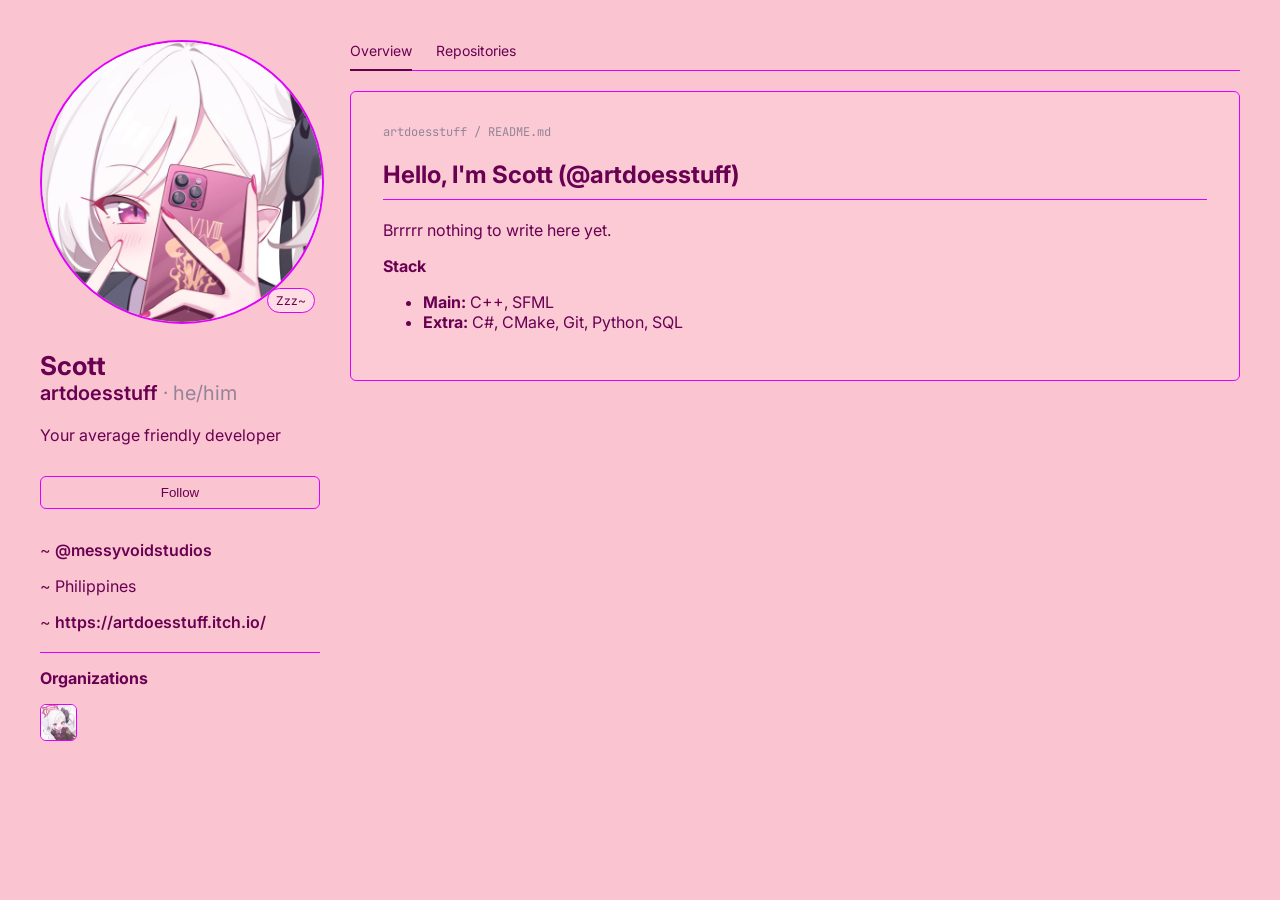
<file: docs/index.html>
<!DOCTYPE html>
<html lang="en">
<head>
    <meta charset="UTF-8">
    <meta name="viewport" content="width=device-width, initial-scale=1.0">
    <title>artdoesstuff (Scott)</title>
    <link rel="icon" href="mutsuki.png" type="image/png">
    <link rel="stylesheet" href="style.css">
    <link href="https://fonts.googleapis.com/css2?family=JetBrains+Mono:wght@400;700&family=Inter:wght@400;600&display=swap" rel="stylesheet">
</head>
<body>

    <div class="container">
        <aside class="sidebar">
            <div class="pfp-container">
                <img src="mutsuki.png" alt="Mutsuki PFP" class="pfp">
                <div class="status-badge">Zzz~</div>
            </div>
            
            <h1>Scott</h1>
            <p class="username"><a href="https://github.com/artdoesstuff" target="_blank" rel="noopener noreferrer">artdoesstuff</a> · he/him</p>
            <p class="bio">Your average friendly developer</p>
            
            <a href="https://youtube.com" target="_blank" rel="noopener noreferrer"><button class="follow-btn">Follow</button></a>

            <div class="info">
                <p>~ <a href="https://github.com/messyvoidstudios" target="_blank" rel="noopener noreferrer">@messyvoidstudios</a></p>
                <p>~ Philippines</p>
                <p>~ <a href="https://artdoesstuff.itch.io/" target="_blank" rel="noopener noreferrer">https://artdoesstuff.itch.io/</a></p>
            </div>

            <div class="organizations">
                <h3>Organizations</h3>
                <div class="org-list">
                    <a href="https://github.com/messyvoidstudios" target="_blank" rel="noopener noreferrer" class="org-link">
                        <img src="messyvoid.png" alt="Messy Void Studios" class="org-img">
                    </a>
                </div>
            </div>
        </aside>

        <main class="content">
            <nav class="tabs">
                <span class="active">Overview</span>
                <span><a href="repos/index.html" style="color: var(--text-dim); font-weight: normal; text-decoration: none;">Repositories</a></span>
            </nav>

            <section class="readme">
                <div class="readme-header">artdoesstuff / README.md</div>
                <h2>Hello, I'm Scott (@artdoesstuff)</h2>
                <p>Brrrrr nothing to write here yet.</p>
                <p>
                    <b>Stack</b><br>
                    <ul>
                        <li><b>Main: </b>C++, SFML</li>
                        <li><b>Extra: </b>C#, CMake, Git, Python, SQL</li>
                    </ul>
                </p>
            </section>
        </main>
    </div>

</body>
</html>
</file>
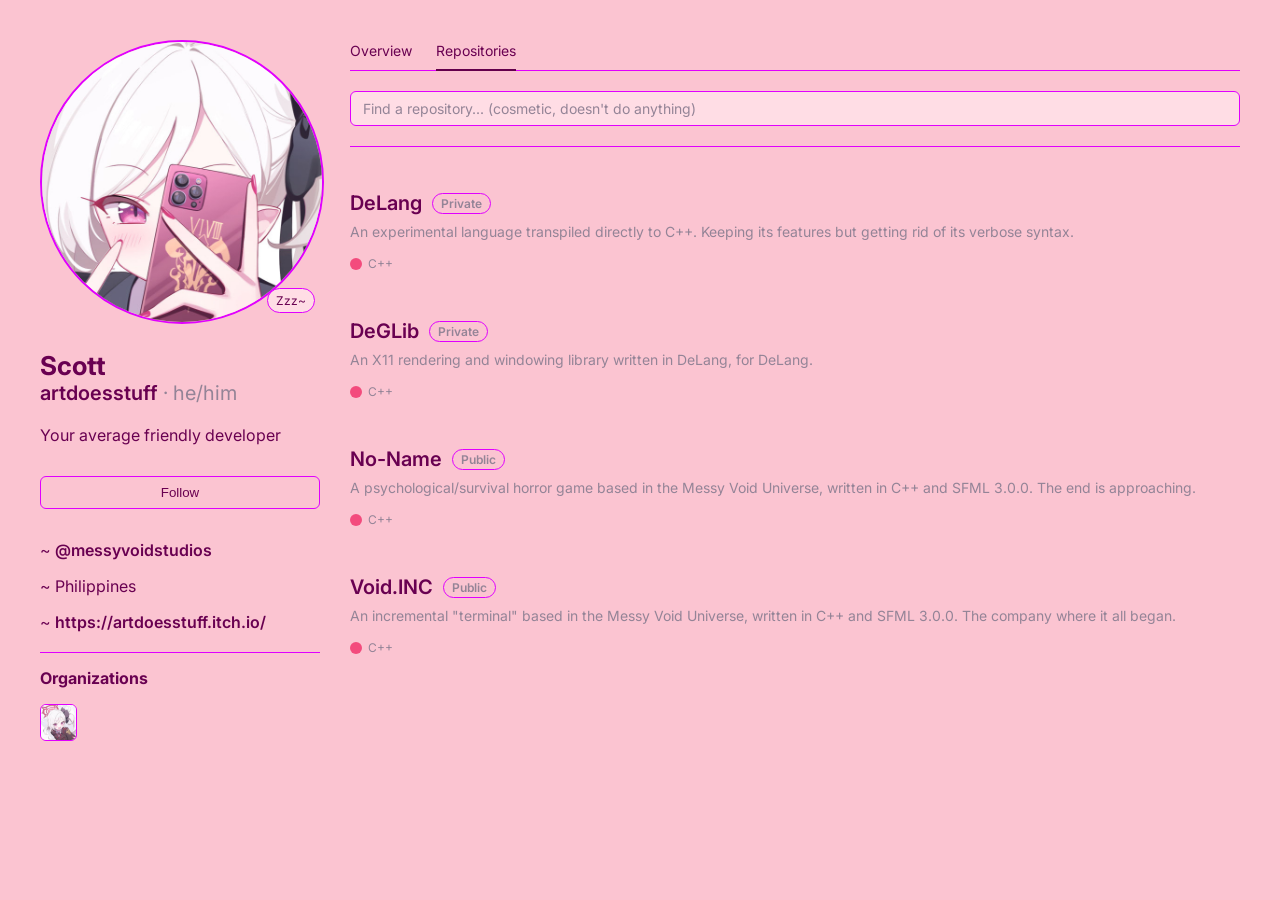
<file: docs/repos/index.html>
<!DOCTYPE html>
<html lang="en">
<head>
    <meta charset="UTF-8">
    <meta name="viewport" content="width=device-width, initial-scale=1.0">
    <title>artdoesstuff (Scott)</title>
    <link rel="icon" href="../mutsuki.png" type="image/png">
    <link rel="stylesheet" href="../style.css">
    <link href="https://fonts.googleapis.com/css2?family=JetBrains+Mono:wght@400;700&family=Inter:wght@400;600&display=swap" rel="stylesheet">
</head>
<body>

    <div class="container">
        <aside class="sidebar">
            <div class="pfp-container">
                <img src="../mutsuki.png" alt="Mutsuki PFP" class="pfp">
                <div class="status-badge">Zzz~</div>
            </div>
            
            <h1>Scott</h1>
            <p class="username"><a href="https://github.com/artdoesstuff" target="_blank" rel="noopener noreferrer">artdoesstuff</a> · he/him</p>
            <p class="bio">Your average friendly developer</p>
            
            <button class="follow-btn">Follow</button>

            <div class="info">
                <p>~ <a href="https://github.com/messyvoidstudios" target="_blank" rel="noopener noreferrer">@messyvoidstudios</a></p>
                <p>~ Philippines</p>
                <p>~ <a href="https://artdoesstuff.itch.io/" target="_blank" rel="noopener noreferrer">https://artdoesstuff.itch.io/</a></p>
            </div>

            <div class="organizations">
                <h3>Organizations</h3>
                <div class="org-list">
                    <a href="https://github.com/messyvoidstudios" target="_blank" rel="noopener noreferrer" class="org-link">
                        <img src="../messyvoid.png" alt="Messy Void Studios" class="org-img">
                    </a>
                </div>
            </div>
        </aside>

        <main class="content">
            <nav class="tabs">
                <span><a href="../index.html" style="color: var(--text-dim); font-weight: normal; text-decoration: none;">Overview</a></span>
                <span class="active">Repositories</span>
            </nav>

            <section class="repositories">
                <div class="repo-search-bar">
                    <input type="text" placeholder="Find a repository... (cosmetic, doesn't do anything)" class="repo-search">
                </div>

                <ul class="repo-list">
                    <li class="repo-item">
                        <div class="repo-title-row">
                            <h3><a href="https://github.com/artdoesstuff/DeLang" target="_blank" rel="noopener noreferrer">DeLang</a></h3>
                            <span class="badge">Private</span>
                        </div>
                        <p class="repo-desc">An experimental language transpiled directly to C++. Keeping its features but getting rid of its verbose syntax.</p>
                        <div class="repo-meta">
                            <span class="repo-meta-item">
                                <span class="lang-color" style="background-color: #f34b7d;"></span> C++
                            </span>
                        </div>
                    </li>
                </ul>

                <ul class="repo-list">
                    <li class="repo-item">
                        <div class="repo-title-row">
                            <h3><a href="https://github.com/artdoesstuff/DeGLib" target="_blank" rel="noopener noreferrer">DeGLib</a></h3>
                            <span class="badge">Private</span>
                        </div>
                        <p class="repo-desc">An X11 rendering and windowing library written in DeLang, for DeLang.</p>
                        <div class="repo-meta">
                            <span class="repo-meta-item">
                                <span class="lang-color" style="background-color: #f34b7d;"></span> C++
                            </span>
                        </div>
                    </li>
                </ul>

                <ul class="repo-list">
                    <li class="repo-item">
                        <div class="repo-title-row">
                            <h3><a href="https://github.com/messyvoidstudios/No-Name" target="_blank" rel="noopener noreferrer">No-Name</a></h3>
                            <span class="badge">Public</span>
                        </div>
                        <p class="repo-desc">A psychological/survival horror game based in the Messy Void Universe, written in C++ and SFML 3.0.0. The end is approaching.</p>
                        <div class="repo-meta">
                            <span class="repo-meta-item">
                                <span class="lang-color" style="background-color: #f34b7d;"></span> C++
                            </span>
                        </div>
                    </li>
                </ul>

                <ul class="repo-list">
                    <li class="repo-item">
                        <div class="repo-title-row">
                            <h3><a href="https://github.com/artdoesstuff/Void.INC" target="_blank" rel="noopener noreferrer">Void.INC</a></h3>
                            <span class="badge">Public</span>
                        </div>
                        <p class="repo-desc">An incremental "terminal" based in the Messy Void Universe, written in C++ and SFML 3.0.0. The company where it all began.</p>
                        <div class="repo-meta">
                            <span class="repo-meta-item">
                                <span class="lang-color" style="background-color: #f34b7d;"></span> C++
                            </span>
                        </div>
                    </li>
                </ul>
            </section>
        </main>
    </div>

</body>
</html>
</file>
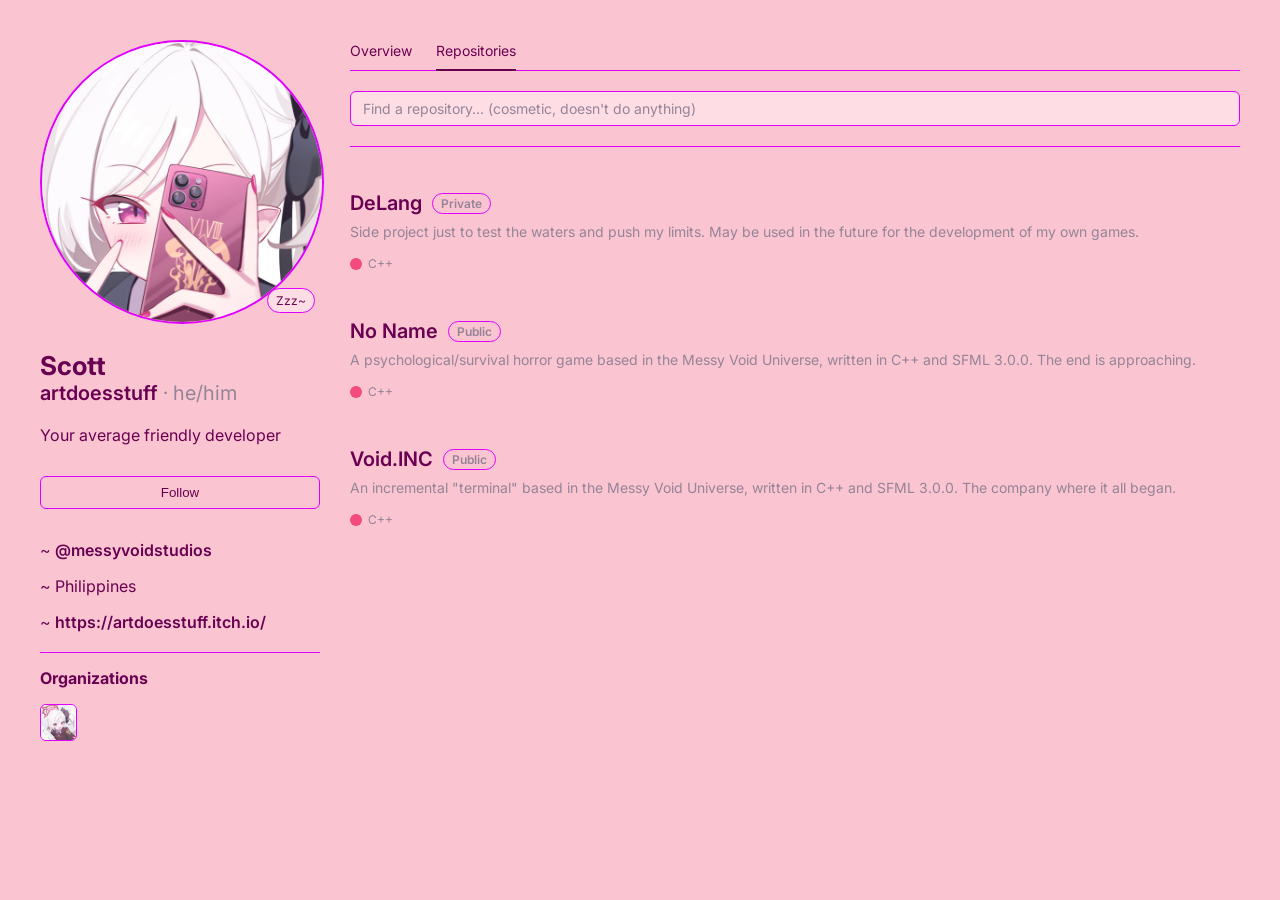
<file: docs/Repositories/index.html>
<!DOCTYPE html>
<html lang="en">
<head>
    <meta charset="UTF-8">
    <meta name="viewport" content="width=device-width, initial-scale=1.0">
    <title>artdoesstuff (Scott)</title>
    <link rel="icon" href="../mutsuki.png" type="image/png">
    <link rel="stylesheet" href="../style.css">
    <link href="https://fonts.googleapis.com/css2?family=JetBrains+Mono:wght@400;700&family=Inter:wght@400;600&display=swap" rel="stylesheet">
</head>
<body>

    <div class="container">
        <aside class="sidebar">
            <div class="pfp-container">
                <img src="../mutsuki.png" alt="Mutsuki PFP" class="pfp">
                <div class="status-badge">Zzz~</div>
            </div>
            
            <h1>Scott</h1>
            <p class="username"><a href="https://github.com/artdoesstuff" target="_blank" rel="noopener noreferrer">artdoesstuff</a> · he/him</p>
            <p class="bio">Your average friendly developer</p>
            
            <button class="follow-btn">Follow</button>

            <div class="info">
                <p>~ <a href="https://github.com/messyvoidstudios" target="_blank" rel="noopener noreferrer">@messyvoidstudios</a></p>
                <p>~ Philippines</p>
                <p>~ <a href="https://artdoesstuff.itch.io/" target="_blank" rel="noopener noreferrer">https://artdoesstuff.itch.io/</a></p>
            </div>

            <div class="organizations">
                <h3>Organizations</h3>
                <div class="org-list">
                    <a href="https://github.com/messyvoidstudios" target="_blank" rel="noopener noreferrer" class="org-link">
                        <img src="../messyvoid.png" alt="Messy Void Studios" class="org-img">
                    </a>
                </div>
            </div>
        </aside>

        <main class="content">
            <nav class="tabs">
                <span><a href="/" style="color: var(--text-dim); font-weight: normal; text-decoration: none;">Overview</a></span>
                <span class="active">Repositories</span>
            </nav>

            <section class="repositories">
                <div class="repo-search-bar">
                    <input type="text" placeholder="Find a repository... (cosmetic, doesn't do anything)" class="repo-search">
                </div>

                <ul class="repo-list">
                    <li class="repo-item">
                        <div class="repo-title-row">
                            <h3><a href="https://github.com/artdoesstuff/DeLang" target="_blank" rel="noopener noreferrer">DeLang</a></h3>
                            <span class="badge">Private</span>
                        </div>
                        <p class="repo-desc">Side project just to test the waters and push my limits. May be used in the future for the development of my own games.</p>
                        <div class="repo-meta">
                            <span class="repo-meta-item">
                                <span class="lang-color" style="background-color: #f34b7d;"></span> C++
                            </span>
                        </div>
                    </li>
                </ul>

                <ul class="repo-list">
                    <li class="repo-item">
                        <div class="repo-title-row">
                            <h3><a href="https://github.com/messyvoidstudios/No-Name" target="_blank" rel="noopener noreferrer">No Name</a></h3>
                            <span class="badge">Public</span>
                        </div>
                        <p class="repo-desc">A psychological/survival horror game based in the Messy Void Universe, written in C++ and SFML 3.0.0. The end is approaching.</p>
                        <div class="repo-meta">
                            <span class="repo-meta-item">
                                <span class="lang-color" style="background-color: #f34b7d;"></span> C++
                            </span>
                        </div>
                    </li>
                </ul>

                <ul class="repo-list">
                    <li class="repo-item">
                        <div class="repo-title-row">
                            <h3><a href="https://github.com/artdoesstuff/Void.INC" target="_blank" rel="noopener noreferrer">Void.INC</a></h3>
                            <span class="badge">Public</span>
                        </div>
                        <p class="repo-desc">An incremental "terminal" based in the Messy Void Universe, written in C++ and SFML 3.0.0. The company where it all began.</p>
                        <div class="repo-meta">
                            <span class="repo-meta-item">
                                <span class="lang-color" style="background-color: #f34b7d;"></span> C++
                            </span>
                        </div>
                    </li>
                </ul>
            </section>
        </main>
    </div>

</body>
</html>
</file>
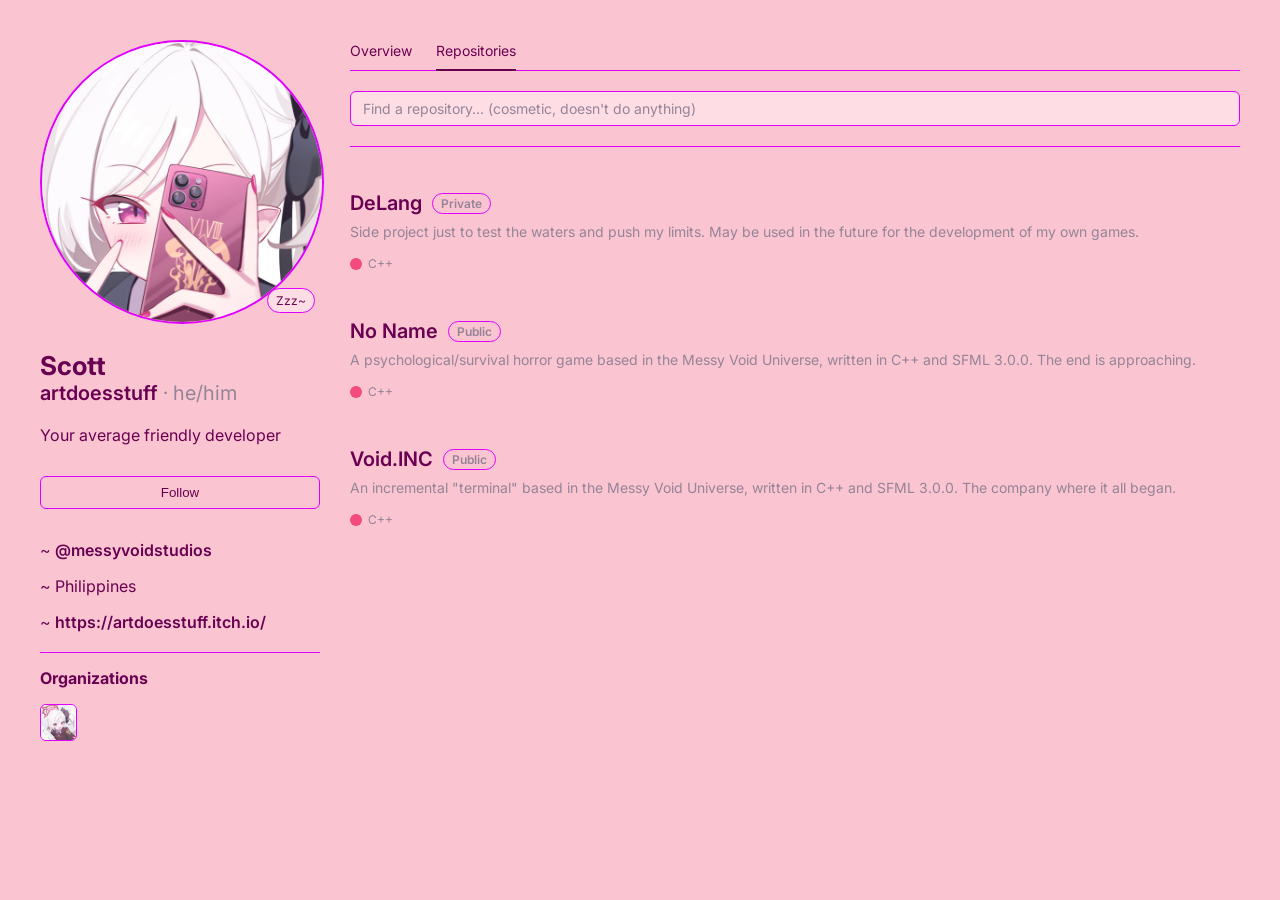
<file: docs/repos.html>
<!DOCTYPE html>
<html lang="en">
<head>
    <meta charset="UTF-8">
    <meta name="viewport" content="width=device-width, initial-scale=1.0">
    <title>artdoesstuff (Scott)</title>
    <link rel="icon" href="mutsuki.png" type="image/png">
    <link rel="stylesheet" href="style.css">
    <link href="https://fonts.googleapis.com/css2?family=JetBrains+Mono:wght@400;700&family=Inter:wght@400;600&display=swap" rel="stylesheet">
</head>
<body>

    <div class="container">
        <aside class="sidebar">
            <div class="pfp-container">
                <img src="mutsuki.png" alt="Mutsuki PFP" class="pfp">
                <div class="status-badge">Zzz~</div>
            </div>
            
            <h1>Scott</h1>
            <p class="username"><a href="https://github.com/artdoesstuff" target="_blank" rel="noopener noreferrer">artdoesstuff</a> · he/him</p>
            <p class="bio">Your average friendly developer</p>
            
            <button class="follow-btn">Follow</button>

            <div class="info">
                <p>~ <a href="https://github.com/messyvoidstudios" target="_blank" rel="noopener noreferrer">@messyvoidstudios</a></p>
                <p>~ Philippines</p>
                <p>~ <a href="https://artdoesstuff.itch.io/" target="_blank" rel="noopener noreferrer">https://artdoesstuff.itch.io/</a></p>
            </div>

            <div class="organizations">
                <h3>Organizations</h3>
                <div class="org-list">
                    <a href="https://github.com/messyvoidstudios" target="_blank" rel="noopener noreferrer" class="org-link">
                        <img src="messyvoid.png" alt="Messy Void Studios" class="org-img">
                    </a>
                </div>
            </div>
        </aside>

        <main class="content">
            <nav class="tabs">
                <span><a href="/" style="color: var(--text-dim); font-weight: normal; text-decoration: none;">Overview</a></span>
                <span class="active">Repositories</span>
            </nav>

            <section class="repositories">
                <div class="repo-search-bar">
                    <input type="text" placeholder="Find a repository... (cosmetic, doesn't do anything)" class="repo-search">
                </div>

                <ul class="repo-list">
                    <li class="repo-item">
                        <div class="repo-title-row">
                            <h3><a href="https://github.com/artdoesstuff/DeLang" target="_blank" rel="noopener noreferrer">DeLang</a></h3>
                            <span class="badge">Private</span>
                        </div>
                        <p class="repo-desc">Side project just to test the waters and push my limits. May be used in the future for the development of my own games.</p>
                        <div class="repo-meta">
                            <span class="repo-meta-item">
                                <span class="lang-color" style="background-color: #f34b7d;"></span> C++
                            </span>
                        </div>
                    </li>
                </ul>

                <ul class="repo-list">
                    <li class="repo-item">
                        <div class="repo-title-row">
                            <h3><a href="https://github.com/messyvoidstudios/No-Name" target="_blank" rel="noopener noreferrer">No Name</a></h3>
                            <span class="badge">Public</span>
                        </div>
                        <p class="repo-desc">A psychological/survival horror game based in the Messy Void Universe, written in C++ and SFML 3.0.0. The end is approaching.</p>
                        <div class="repo-meta">
                            <span class="repo-meta-item">
                                <span class="lang-color" style="background-color: #f34b7d;"></span> C++
                            </span>
                        </div>
                    </li>
                </ul>

                <ul class="repo-list">
                    <li class="repo-item">
                        <div class="repo-title-row">
                            <h3><a href="https://github.com/artdoesstuff/Void.INC" target="_blank" rel="noopener noreferrer">Void.INC</a></h3>
                            <span class="badge">Public</span>
                        </div>
                        <p class="repo-desc">An incremental "terminal" based in the Messy Void Universe, written in C++ and SFML 3.0.0. The company where it all began.</p>
                        <div class="repo-meta">
                            <span class="repo-meta-item">
                                <span class="lang-color" style="background-color: #f34b7d;"></span> C++
                            </span>
                        </div>
                    </li>
                </ul>
            </section>
        </main>
    </div>

</body>
</html>
</file>
<file: docs/style.css>
:root {
    --bg-pink: #fbc4d1;
    --bg-secondary: #ffdde5;
    --accent-pink: #fbcce1;
    --text-main: #690051;
    --dark: #64004c;
    --text-dim: #948497;
    --text-bright: #ff99f1;
    --border-color: #e100ff;
}

body {
    background-color: var(--bg-pink);
    color: var(--text-main);
    font-family: 'Inter', sans-serif;
    margin: 0;
    padding: 0;
}

a {
    color: var(--text-main) !important;
    text-decoration: none;
    font-weight: 600;
    transition: all 0.2s ease-in-out;
}

a:hover {
    color: var(--text-bright) !important;
    text-shadow: 
        -1px -1px 0 var(--text-main), 
         1px -1px 0 var(--text-main), 
        -1px  1px 0 var(--text-main), 
         1px  1px 0 var(--text-main);
}

h1 { 
    margin-bottom: 0; 
    font-size: 26px; 
}

.container {
    display: flex;
    max-width: 1200px;
    margin: 0 auto;
    padding: 40px 20px;
    gap: 30px;
}

.sidebar {
    width: 280px;
}

.content { 
    flex: 1; 
}

.pfp-container { 
    position: relative; 
}

.pfp {
    width: 100%;
    border-radius: 50%;
    border: 2px solid var(--border-color);
}

.status-badge {
    position: absolute;
    bottom: 15px;
    right: 5px;
    background: var(--bg-secondary);
    border: 1px solid var(--border-color);
    padding: 4px 8px;
    border-radius: 20px;
    font-size: 12px;
}

.username { 
    color: var(--text-dim); 
    margin-top: 0; 
    font-size: 20px; 
}

.username a, 
.info a {
    color: var(--text-main);
}

.follow-btn {
    width: 100%;
    padding: 8px;
    background: var(--bg-pink);
    border: 1px solid var(--border-color);
    color: var(--text-main);
    border-radius: 6px;
    cursor: pointer;
    margin: 15px 0;
}

.follow-btn:hover { 
    border-color: var(--dark); 
    color: var(--dark); 
}

.organizations h3 {
    font-size: 16px;
    margin-top: 20px;
    border-top: 1px solid var(--border-color);
    padding-top: 15px;
}

.org-list {
    display: flex;
    gap: 8px;
    margin-top: 10px;
}

.org-link {
    display: block;
    width: 35px;
    height: 35px;
}

.org-img {
    width: 100%;
    height: 100%;
    border-radius: 6px;
    border: 1px solid var(--border-color);
}

.tabs {
    border-bottom: 1px solid var(--border-color);
    margin-bottom: 20px;
    padding-bottom: 10px;
}

.tabs span {
    margin-right: 20px;
    color: var(--text-dim);
    cursor: pointer;
    font-size: 14px;
}

.tabs .active {
    color: var(--text-main);
    border-bottom: 2px solid var(--dark);
    padding-bottom: 10px;
}

.readme {
    border: 1px solid var(--border-color);
    border-radius: 6px;
    padding: 32px;
    background-color: rgba(255, 255, 255, 0.1);
    backdrop-filter: blur(5px);
}

.readme-header {
    font-size: 12px;
    color: var(--text-dim);
    margin-bottom: 20px;
    font-family: 'JetBrains Mono', monospace;
}

.readme h2 {
    border-bottom: 1px solid var(--border-color);
    padding-bottom: 10px;
    margin-bottom: 20px;
}

.repo-search-bar {
    display: flex;
    gap: 10px;
    margin-bottom: 20px;
    border-bottom: 1px solid var(--border-color);
    padding-bottom: 20px;
}

.repo-search {
    flex: 1;
    padding: 8px 12px;
    border: 1px solid var(--border-color);
    border-radius: 6px;
    background-color: var(--bg-secondary);
    color: var(--text-main);
    font-family: 'Inter', sans-serif;
    font-size: 14px;
}

.repo-search:focus {
    outline: none;
    border-color: var(--dark);
}

.repo-search::placeholder {
    color: var(--text-dim);
}

.repo-list {
    list-style: none;
    padding: 0;
    margin: 0;
}

.repo-item {
    padding: 24px 0;
    border-bottom: 1px solid var(--border-color);
}

.repo-item:last-child {
    border-bottom: none;
}

.repo-title-row {
    display: flex;
    align-items: center;
    gap: 10px;
    margin-bottom: 8px;
}

.repo-title-row h3 {
    margin: 0;
    font-size: 20px;
}

.badge {
    border: 1px solid var(--border-color);
    color: var(--text-dim);
    border-radius: 2em;
    padding: 2px 8px;
    font-size: 12px;
    font-weight: 600;
}

.repo-desc {
    color: var(--text-dim);
    margin: 0 0 16px 0;
    font-size: 14px;
}

.repo-meta {
    display: flex;
    align-items: center;
    gap: 16px;
    font-size: 12px;
    color: var(--text-dim);
}

.repo-meta-item {
    display: flex;
    align-items: center;
    gap: 6px;
}

.lang-color {
    width: 12px;
    height: 12px;
    border-radius: 50%;
    display: inline-block;
}
</file>
